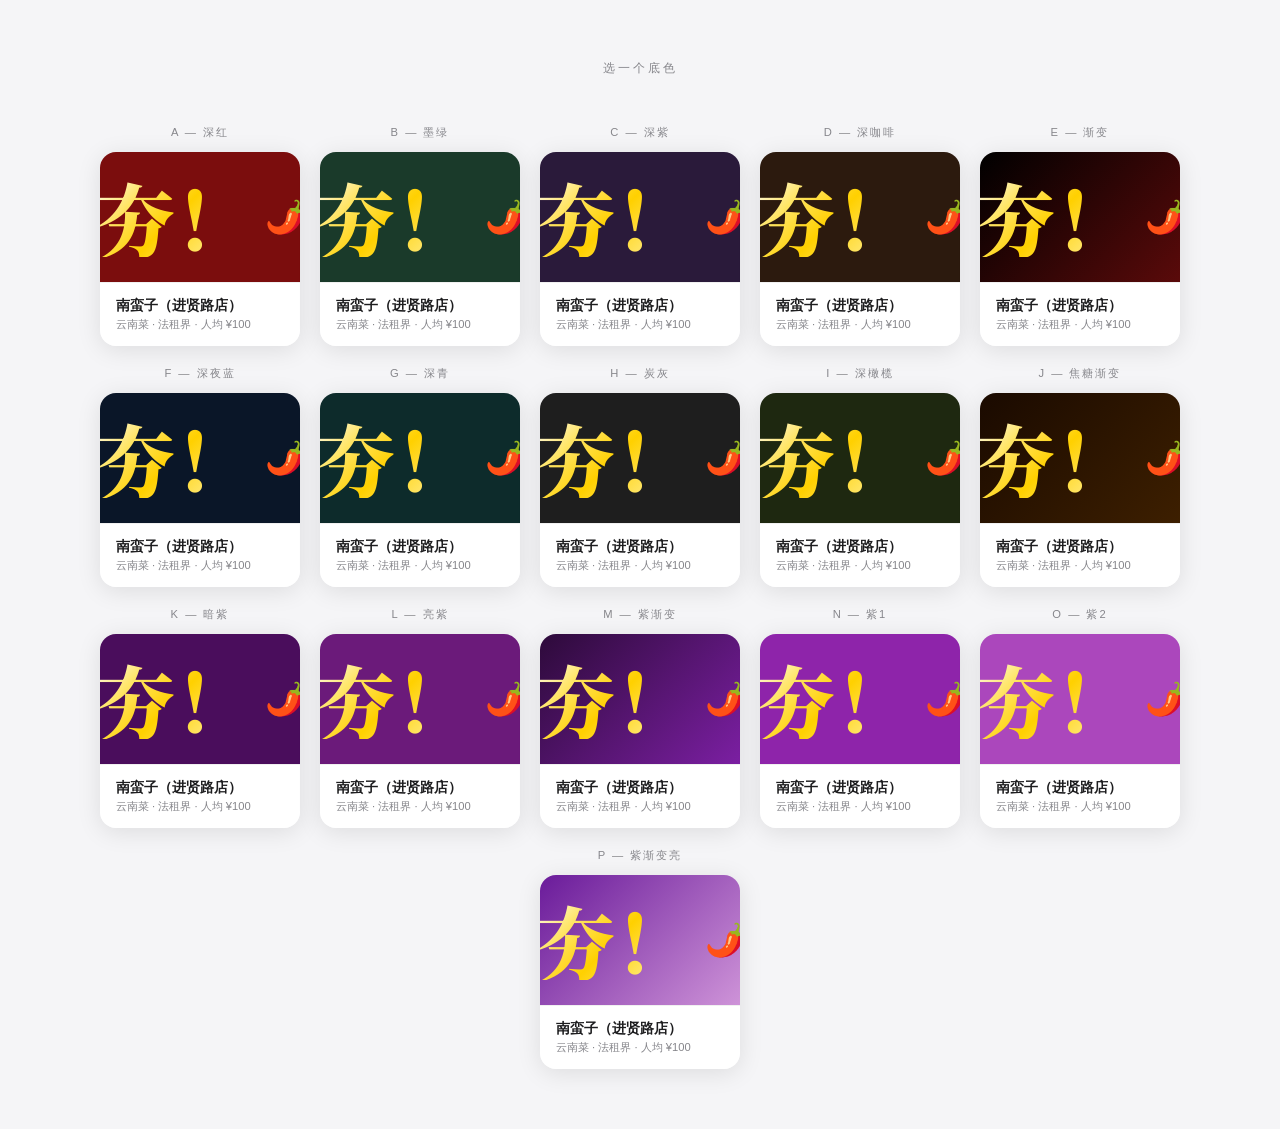
<file: preview.html>
<!DOCTYPE html>
<html lang="zh">
<head>
  <meta charset="UTF-8" />
  <meta name="viewport" content="width=device-width, initial-scale=1.0" />
  <title>Background Preview</title>
  <link rel="preconnect" href="https://fonts.googleapis.com">
  <link href="https://fonts.googleapis.com/css2?family=Noto+Serif+SC:wght@900&display=swap" rel="stylesheet">
  <style>
    * { margin: 0; padding: 0; box-sizing: border-box; }

    body {
      background: #f5f5f7;
      font-family: -apple-system, sans-serif;
      padding: 60px 20px;
    }

    h1 {
      text-align: center;
      font-size: 0.75rem;
      letter-spacing: 3px;
      text-transform: uppercase;
      color: #86868b;
      margin-bottom: 48px;
      font-weight: 400;
    }

    .options {
      display: flex;
      gap: 20px;
      justify-content: center;
      flex-wrap: wrap;
    }

    .option { width: 200px; }

    .option-label {
      text-align: center;
      font-size: 0.7rem;
      letter-spacing: 2px;
      text-transform: uppercase;
      color: #86868b;
      margin-bottom: 12px;
    }

    .card {
      border-radius: 16px;
      overflow: hidden;
      box-shadow: 0 4px 24px rgba(0,0,0,0.1);
    }

    .header {
      display: flex;
      align-items: center;
      justify-content: center;
      gap: 10px;
      min-height: 130px;
      padding: 20px;
    }

    .rating {
      font-family: 'Noto Serif SC', serif;
      font-size: 5rem;
      font-weight: 900;
      background: linear-gradient(135deg, #ffffff, #ffe566, #ffd000, #ffe566, #ffffff);
      -webkit-background-clip: text;
      -webkit-text-fill-color: transparent;
      background-clip: text;
      line-height: 1;
    }

    .chili { font-size: 2rem; line-height: 1; }

    .bg-a { background: #7b0d0d; }
    .bg-b { background: #1a3a2a; }
    .bg-c { background: #2a1a3a; }
    .bg-d { background: #2c1a0e; }
    .bg-e { background: linear-gradient(135deg, #000000, #5a0a0a); }
    .bg-f { background: #0a1628; }
    .bg-g { background: #0d2b2b; }
    .bg-h { background: #1e1e1e; }
    .bg-i { background: #1e2810; }
    .bg-j { background: linear-gradient(135deg, #1a0a00, #3d1f00); }
    .bg-k { background: #4a0d5c; }
    .bg-l { background: #6b1a7a; }
    .bg-m { background: linear-gradient(135deg, #2d0a3a, #7b1fa2); }
    .bg-n { background: #8e24aa; }
    .bg-o { background: #ab47bc; }
    .bg-p { background: linear-gradient(135deg, #6a1b9a, #ce93d8); }

    .card-body {
      background: #fff;
      padding: 14px 16px;
      border-top: 1px solid #f0f0f0;
    }
    .card-name {
      font-size: 0.85rem;
      font-weight: 600;
      color: #1d1d1f;
      margin-bottom: 2px;
    }
    .card-sub { font-size: 0.7rem; color: #86868b; }
  </style>
</head>
<body>
  <h1>选一个底色</h1>
  <div class="options">

    <div class="option">
      <div class="option-label">A — 深红</div>
      <div class="card">
        <div class="header bg-a">
          <div class="rating">夯！</div>
          <div class="chili">🌶️</div>
        </div>
        <div class="card-body">
          <div class="card-name">南蛮子（进贤路店）</div>
          <div class="card-sub">云南菜 · 法租界 · 人均 ¥100</div>
        </div>
      </div>
    </div>

    <div class="option">
      <div class="option-label">B — 墨绿</div>
      <div class="card">
        <div class="header bg-b">
          <div class="rating">夯！</div>
          <div class="chili">🌶️</div>
        </div>
        <div class="card-body">
          <div class="card-name">南蛮子（进贤路店）</div>
          <div class="card-sub">云南菜 · 法租界 · 人均 ¥100</div>
        </div>
      </div>
    </div>

    <div class="option">
      <div class="option-label">C — 深紫</div>
      <div class="card">
        <div class="header bg-c">
          <div class="rating">夯！</div>
          <div class="chili">🌶️</div>
        </div>
        <div class="card-body">
          <div class="card-name">南蛮子（进贤路店）</div>
          <div class="card-sub">云南菜 · 法租界 · 人均 ¥100</div>
        </div>
      </div>
    </div>

    <div class="option">
      <div class="option-label">D — 深咖啡</div>
      <div class="card">
        <div class="header bg-d">
          <div class="rating">夯！</div>
          <div class="chili">🌶️</div>
        </div>
        <div class="card-body">
          <div class="card-name">南蛮子（进贤路店）</div>
          <div class="card-sub">云南菜 · 法租界 · 人均 ¥100</div>
        </div>
      </div>
    </div>

    <div class="option">
      <div class="option-label">E — 渐变</div>
      <div class="card">
        <div class="header bg-e">
          <div class="rating">夯！</div>
          <div class="chili">🌶️</div>
        </div>
        <div class="card-body">
          <div class="card-name">南蛮子（进贤路店）</div>
          <div class="card-sub">云南菜 · 法租界 · 人均 ¥100</div>
        </div>
      </div>
    </div>

    <div class="option">
      <div class="option-label">F — 深夜蓝</div>
      <div class="card">
        <div class="header bg-f">
          <div class="rating">夯！</div>
          <div class="chili">🌶️</div>
        </div>
        <div class="card-body">
          <div class="card-name">南蛮子（进贤路店）</div>
          <div class="card-sub">云南菜 · 法租界 · 人均 ¥100</div>
        </div>
      </div>
    </div>

    <div class="option">
      <div class="option-label">G — 深青</div>
      <div class="card">
        <div class="header bg-g">
          <div class="rating">夯！</div>
          <div class="chili">🌶️</div>
        </div>
        <div class="card-body">
          <div class="card-name">南蛮子（进贤路店）</div>
          <div class="card-sub">云南菜 · 法租界 · 人均 ¥100</div>
        </div>
      </div>
    </div>

    <div class="option">
      <div class="option-label">H — 炭灰</div>
      <div class="card">
        <div class="header bg-h">
          <div class="rating">夯！</div>
          <div class="chili">🌶️</div>
        </div>
        <div class="card-body">
          <div class="card-name">南蛮子（进贤路店）</div>
          <div class="card-sub">云南菜 · 法租界 · 人均 ¥100</div>
        </div>
      </div>
    </div>

    <div class="option">
      <div class="option-label">I — 深橄榄</div>
      <div class="card">
        <div class="header bg-i">
          <div class="rating">夯！</div>
          <div class="chili">🌶️</div>
        </div>
        <div class="card-body">
          <div class="card-name">南蛮子（进贤路店）</div>
          <div class="card-sub">云南菜 · 法租界 · 人均 ¥100</div>
        </div>
      </div>
    </div>

    <div class="option">
      <div class="option-label">J — 焦糖渐变</div>
      <div class="card">
        <div class="header bg-j">
          <div class="rating">夯！</div>
          <div class="chili">🌶️</div>
        </div>
        <div class="card-body">
          <div class="card-name">南蛮子（进贤路店）</div>
          <div class="card-sub">云南菜 · 法租界 · 人均 ¥100</div>
        </div>
      </div>
    </div>

    <div class="option">
      <div class="option-label">K — 暗紫</div>
      <div class="card">
        <div class="header bg-k">
          <div class="rating">夯！</div>
          <div class="chili">🌶️</div>
        </div>
        <div class="card-body">
          <div class="card-name">南蛮子（进贤路店）</div>
          <div class="card-sub">云南菜 · 法租界 · 人均 ¥100</div>
        </div>
      </div>
    </div>

    <div class="option">
      <div class="option-label">L — 亮紫</div>
      <div class="card">
        <div class="header bg-l">
          <div class="rating">夯！</div>
          <div class="chili">🌶️</div>
        </div>
        <div class="card-body">
          <div class="card-name">南蛮子（进贤路店）</div>
          <div class="card-sub">云南菜 · 法租界 · 人均 ¥100</div>
        </div>
      </div>
    </div>

    <div class="option">
      <div class="option-label">M — 紫渐变</div>
      <div class="card">
        <div class="header bg-m">
          <div class="rating">夯！</div>
          <div class="chili">🌶️</div>
        </div>
        <div class="card-body">
          <div class="card-name">南蛮子（进贤路店）</div>
          <div class="card-sub">云南菜 · 法租界 · 人均 ¥100</div>
        </div>
      </div>
    </div>

    <div class="option">
      <div class="option-label">N — 紫1</div>
      <div class="card">
        <div class="header bg-n">
          <div class="rating">夯！</div>
          <div class="chili">🌶️</div>
        </div>
        <div class="card-body">
          <div class="card-name">南蛮子（进贤路店）</div>
          <div class="card-sub">云南菜 · 法租界 · 人均 ¥100</div>
        </div>
      </div>
    </div>

    <div class="option">
      <div class="option-label">O — 紫2</div>
      <div class="card">
        <div class="header bg-o">
          <div class="rating">夯！</div>
          <div class="chili">🌶️</div>
        </div>
        <div class="card-body">
          <div class="card-name">南蛮子（进贤路店）</div>
          <div class="card-sub">云南菜 · 法租界 · 人均 ¥100</div>
        </div>
      </div>
    </div>

    <div class="option">
      <div class="option-label">P — 紫渐变亮</div>
      <div class="card">
        <div class="header bg-p">
          <div class="rating">夯！</div>
          <div class="chili">🌶️</div>
        </div>
        <div class="card-body">
          <div class="card-name">南蛮子（进贤路店）</div>
          <div class="card-sub">云南菜 · 法租界 · 人均 ¥100</div>
        </div>
      </div>
    </div>

  </div>
</body>
</html>
</file>
